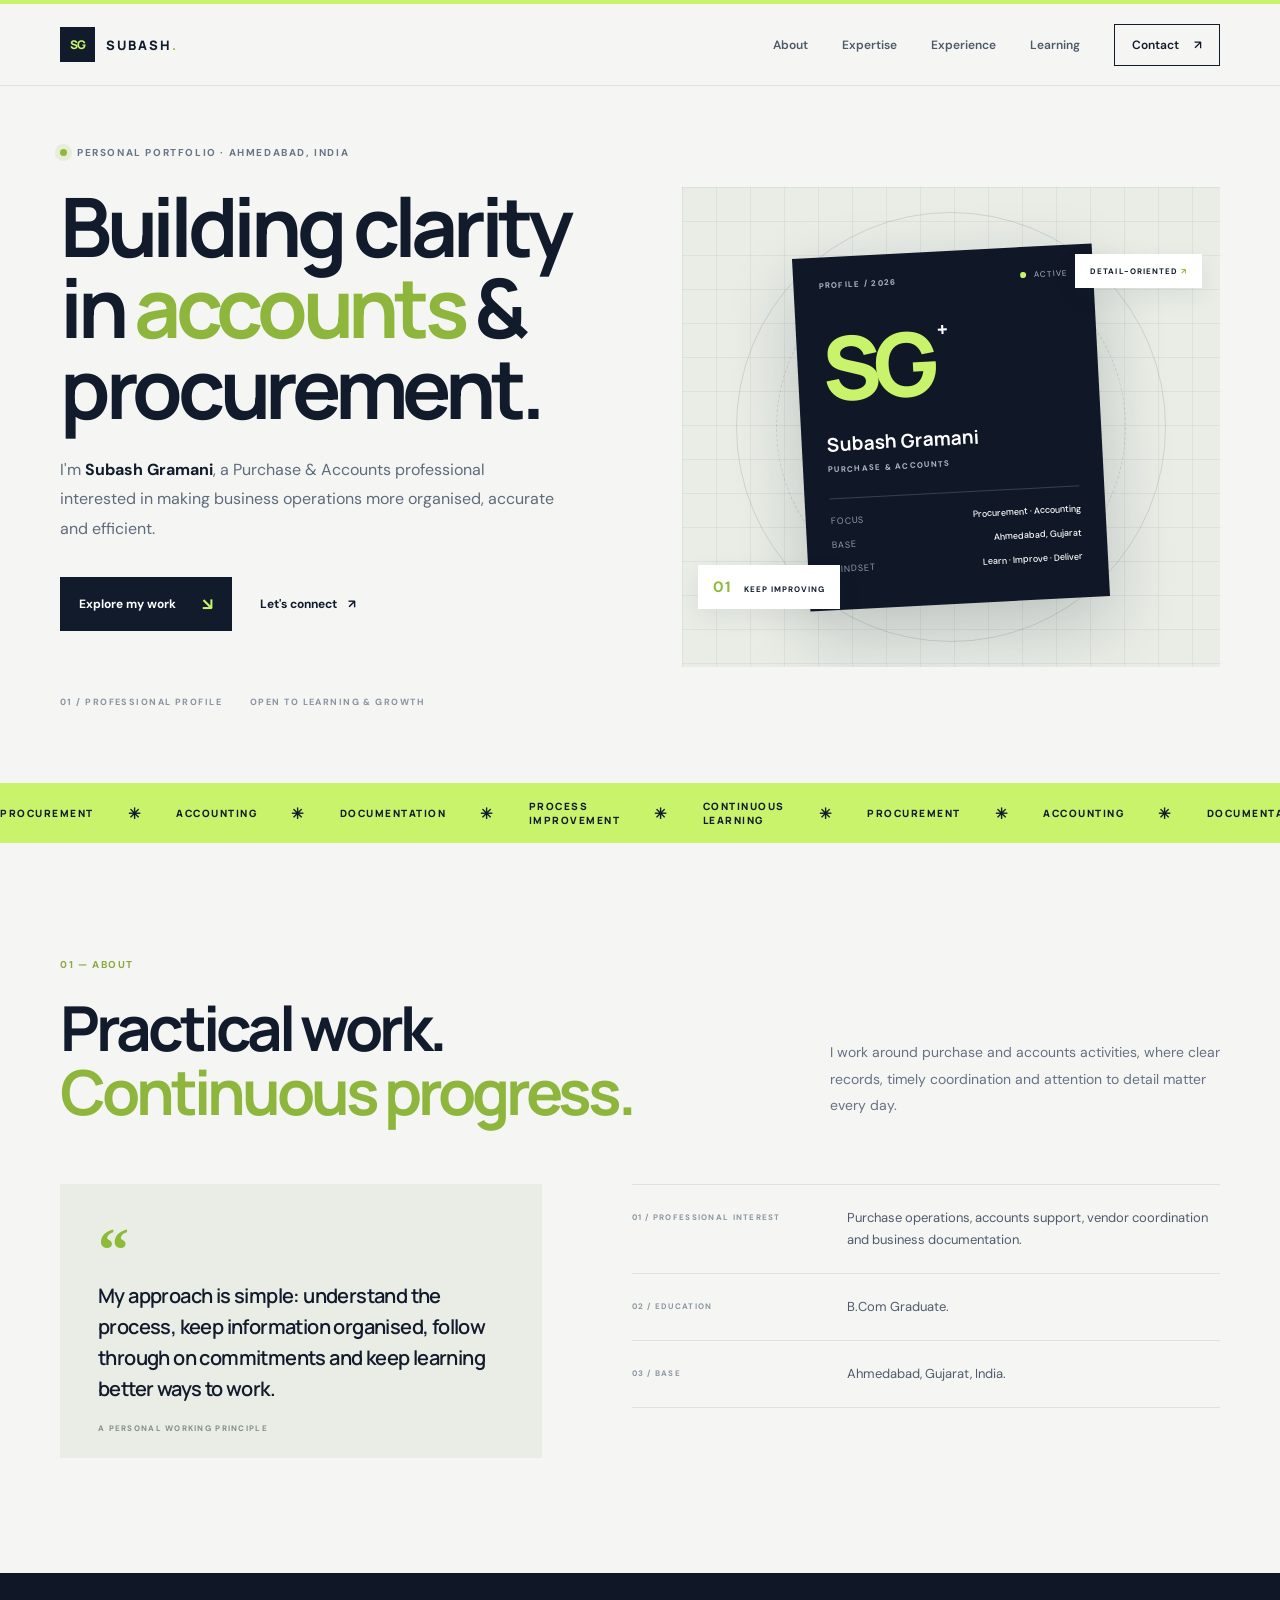
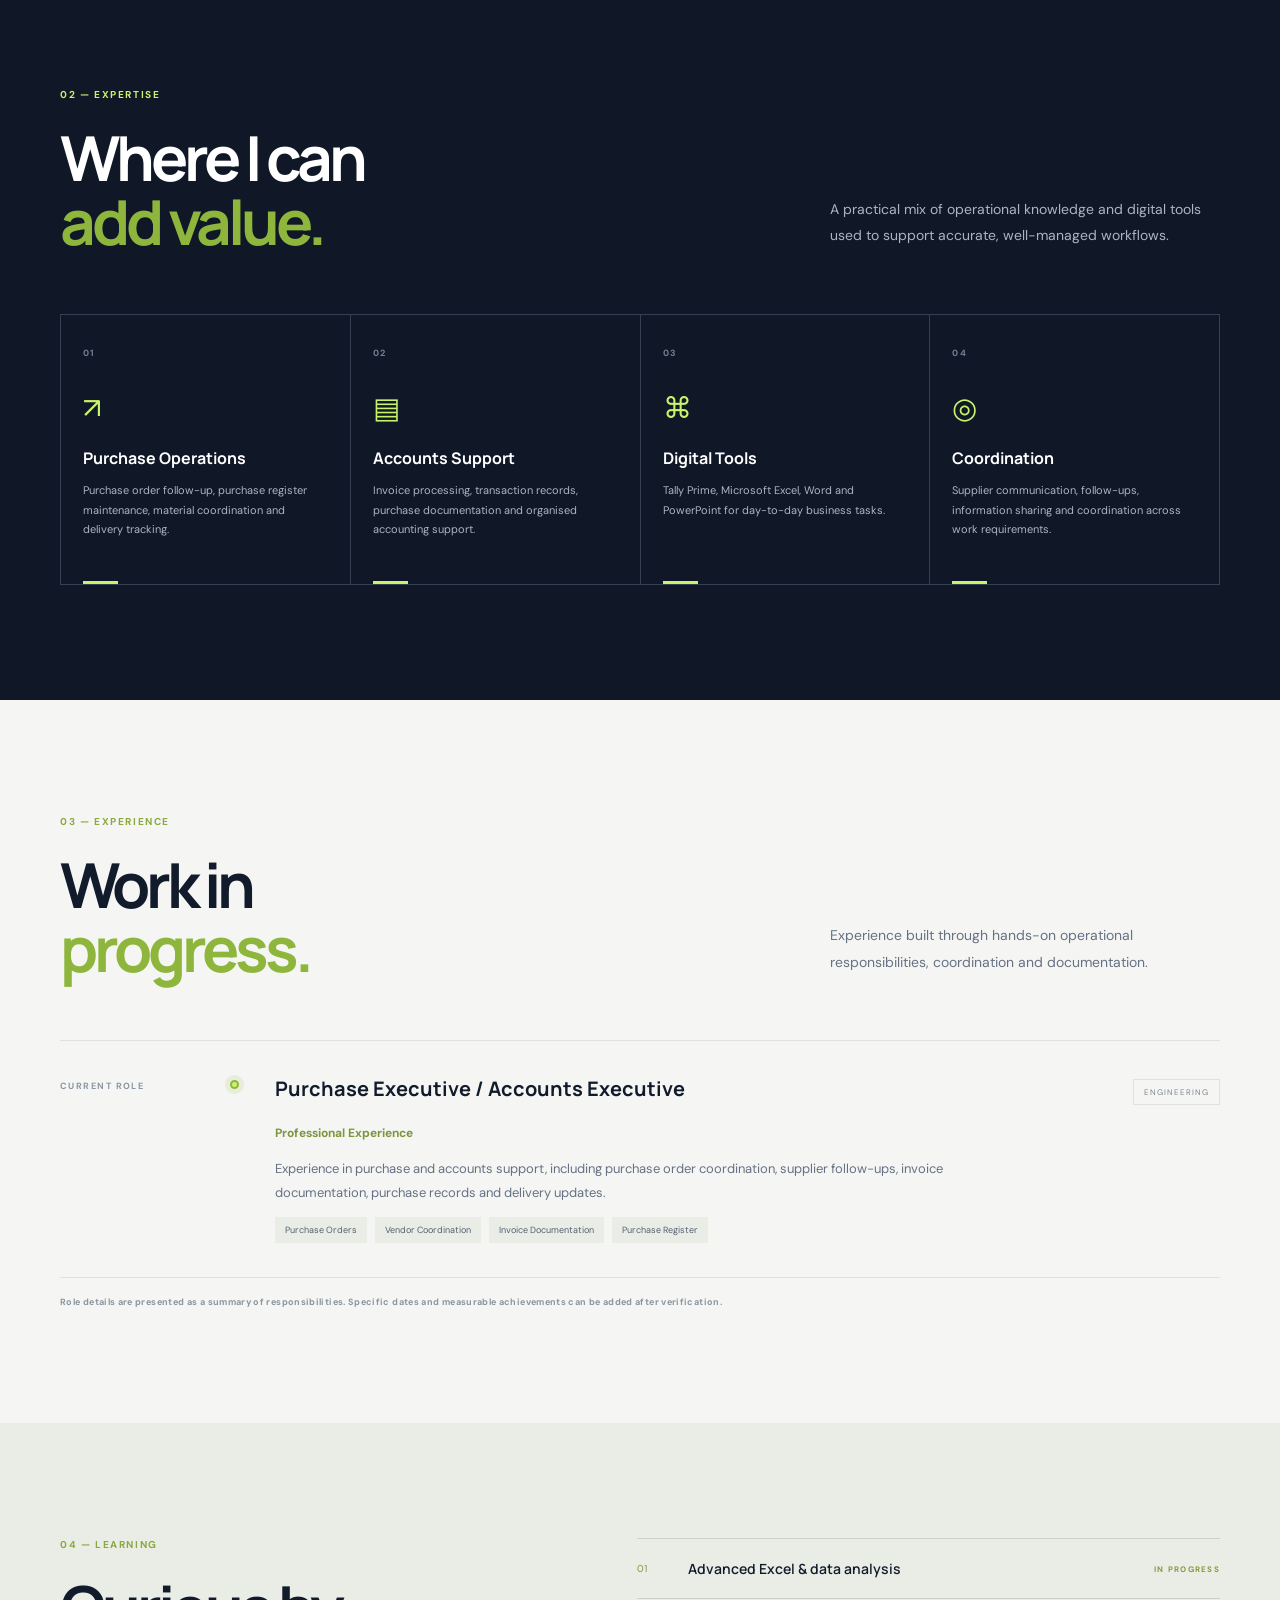
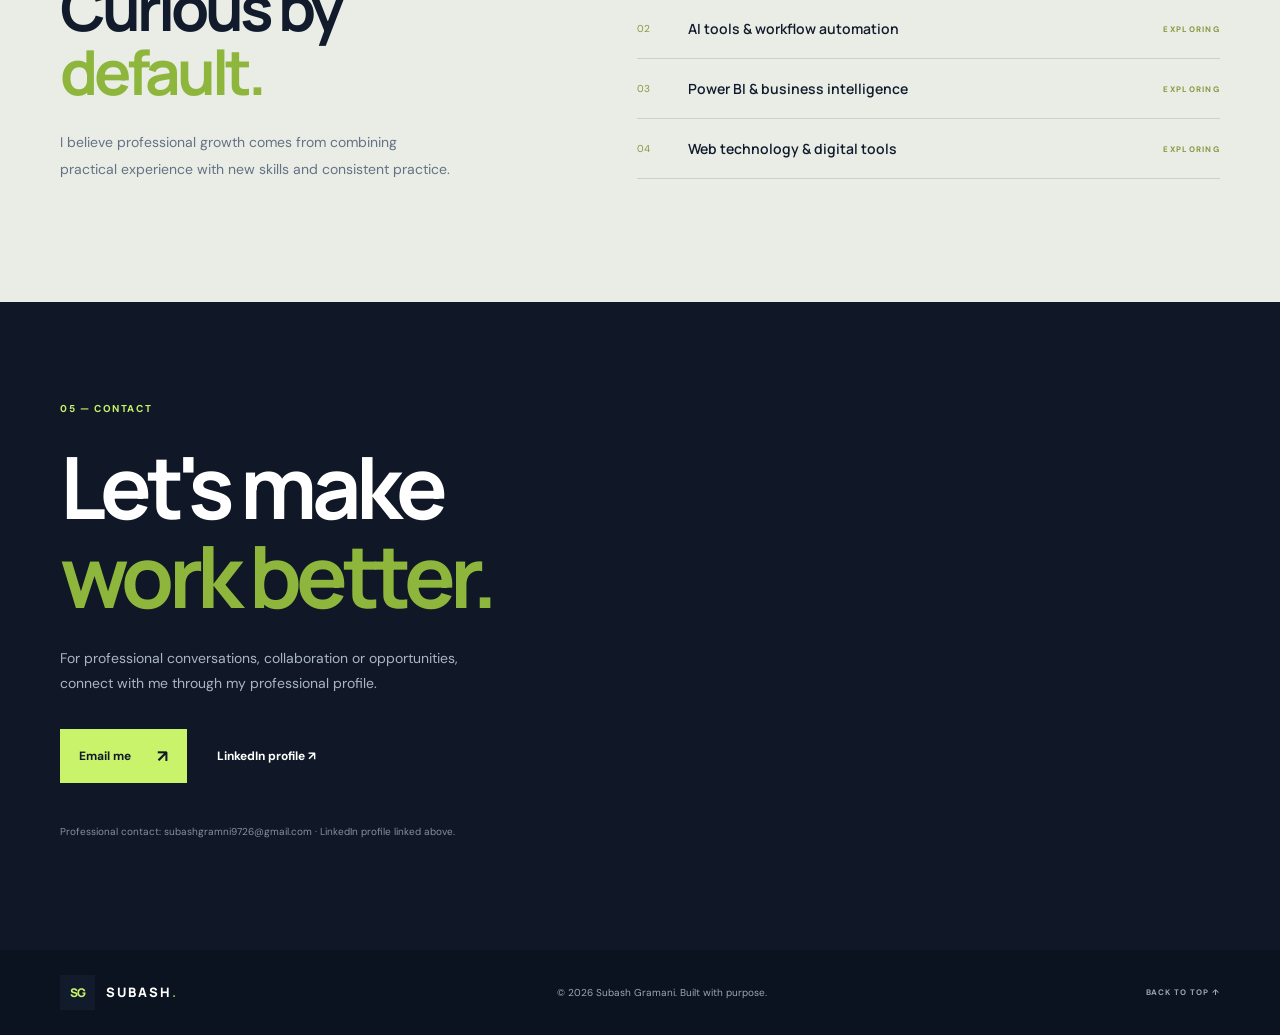
<file: index.html>
<!doctype html>
<html lang="en">
<head>
  <meta charset="utf-8">
  <meta name="viewport" content="width=device-width, initial-scale=1">
  <title>Subash Gramani | Purchase & Accounts Professional</title>
  <meta name="description" content="Official portfolio of Subash Gramani — Purchase & Accounts Executive focused on procurement coordination, purchase documentation, accounting operations and continuous learning.">
  <meta name="author" content="Subash Gramani">
  <meta name="robots" content="index, follow">
  <meta name="theme-color" content="#101827">
  <!-- After publishing, replace the example URL below with your actual GitHub Pages URL. -->
  <link rel="canonical" href="https://subashgramani9726.github.io/">
  <link rel="icon" href="favicon.svg" type="image/svg+xml">
  <link rel="preconnect" href="https://fonts.googleapis.com">
  <link rel="preconnect" href="https://fonts.gstatic.com" crossorigin>
  <link href="https://fonts.googleapis.com/css2?family=DM+Sans:wght@400;500;600;700&family=Manrope:wght@400;500;600;700;800&display=swap" rel="stylesheet">
  <link rel="stylesheet" href="styles.css">
  <meta property="og:type" content="website">
  <meta property="og:title" content="Subash Gramani | Purchase & Accounts Professional">
  <meta property="og:description" content="Professional portfolio covering procurement, purchase accounts, documentation and digital skills.">
  <meta property="og:url" content="https://subashgramani9726.github.io/">
  <meta property="og:image" content="https://subashgramani9726.github.io/og-image.png">
  <script type="application/ld+json">
  {
    "@context": "https://schema.org",
    "@type": "Person",
    "name": "Subash Gramani",
    "url": "https://subashgramani9726.github.io/",
    "jobTitle": "Purchase & Accounts Executive",
    "knowsAbout": [
      "Purchase Order Management",
      "Procurement Coordination",
      "Purchase Documentation",
      "Invoice Processing",
      "Tally Prime",
      "Microsoft Excel",
      "Supplier Coordination"
    ],
    "address": {
      "@type": "PostalAddress",
      "addressLocality": "Ahmedabad",
      "addressRegion": "Gujarat",
      "addressCountry": "IN"
    }
  }
  </script>
</head>
<body>
  <div class="topline"></div>
  <header class="site-header">
    <nav class="nav container" aria-label="Main navigation">
      <a class="brand" href="#home" aria-label="Subash Gramani home"><span class="brand-mark">SG</span><span>SUBASH<span class="brand-dot">.</span></span></a>
      <button class="menu-toggle" aria-label="Open navigation" aria-expanded="false"><span></span><span></span></button>
      <div class="nav-links">
        <a href="#about">About</a><a href="#expertise">Expertise</a><a href="#experience">Experience</a><a href="#learning">Learning</a><a class="nav-cta" href="#contact">Contact <span>↗</span></a>
      </div>
    </nav>
  </header>

  <main>
    <section class="hero container" id="home">
      <div class="hero-copy">
        <div class="eyebrow"><span class="pulse"></span> PERSONAL PORTFOLIO · AHMEDABAD, INDIA</div>
        <h1>Building clarity<br>in <em>accounts</em> &amp;<br>procurement.</h1>
        <p class="hero-lead">I'm <strong>Subash Gramani</strong>, a Purchase &amp; Accounts professional interested in making business operations more organised, accurate and efficient.</p>
        <div class="hero-actions">
          <a class="button button-primary" href="#experience">Explore my work <span>↘</span></a>
          <a class="text-link" href="#contact">Let's connect <span>↗</span></a>
        </div>
        <div class="hero-meta"><span>01 / PROFESSIONAL PROFILE</span><span>OPEN TO LEARNING &amp; GROWTH</span></div>
      </div>
      <div class="hero-visual">
        <div class="visual-grid"></div>
        <div class="orbit orbit-one"></div><div class="orbit orbit-two"></div>
        <div class="profile-card">
          <div class="profile-top"><span class="mini-label">PROFILE / 2026</span><span class="status"><i></i> ACTIVE</span></div>
          <div class="monogram">SG<span>+</span></div>
          <div class="profile-name">Subash Gramani</div>
          <div class="profile-role">PURCHASE &amp; ACCOUNTS</div>
          <div class="profile-divider"></div>
          <div class="profile-data"><span>FOCUS</span><b>Procurement · Accounting</b></div>
          <div class="profile-data"><span>BASE</span><b>Ahmedabad, Gujarat</b></div>
          <div class="profile-data"><span>MINDSET</span><b>Learn · Improve · Deliver</b></div>
        </div>
        <div class="floating-tag tag-top">DETAIL-ORIENTED <b>↗</b></div>
        <div class="floating-tag tag-bottom"><b>01</b> KEEP IMPROVING</div>
      </div>
    </section>

    <section class="ticker" aria-label="Areas of focus"><div class="ticker-track">
      <span>PROCUREMENT</span><b>✳</b><span>ACCOUNTING</span><b>✳</b><span>DOCUMENTATION</span><b>✳</b><span>PROCESS IMPROVEMENT</span><b>✳</b><span>CONTINUOUS LEARNING</span><b>✳</b>
      <span>PROCUREMENT</span><b>✳</b><span>ACCOUNTING</span><b>✳</b><span>DOCUMENTATION</span><b>✳</b><span>PROCESS IMPROVEMENT</span><b>✳</b><span>CONTINUOUS LEARNING</span><b>✳</b>
    </div></section>

    <section class="section container" id="about">
      <div class="section-kicker">01 — ABOUT</div>
      <div class="section-heading-row"><h2>Practical work.<br><em>Continuous progress.</em></h2><p class="section-intro">I work around purchase and accounts activities, where clear records, timely coordination and attention to detail matter every day.</p></div>
      <div class="about-grid">
        <div class="about-note"><span class="quote-mark">“</span><p>My approach is simple: understand the process, keep information organised, follow through on commitments and keep learning better ways to work.</p><span class="note-caption">A PERSONAL WORKING PRINCIPLE</span></div>
        <div class="about-details">
          <div class="detail-row"><span>01 / PROFESSIONAL INTEREST</span><p>Purchase operations, accounts support, vendor coordination and business documentation.</p></div>
          <div class="detail-row"><span>02 / EDUCATION</span><p>B.Com Graduate.</p></div>
          <div class="detail-row"><span>03 / BASE</span><p>Ahmedabad, Gujarat, India.</p></div>
        </div>
      </div>
    </section>

    <section class="section section-dark" id="expertise">
      <div class="container">
        <div class="section-kicker light">02 — EXPERTISE</div>
        <div class="section-heading-row"><h2>Where I can<br><em>add value.</em></h2><p class="section-intro light-text">A practical mix of operational knowledge and digital tools used to support accurate, well-managed workflows.</p></div>
        <div class="skill-grid">
          <article class="skill-card"><span class="skill-no">01</span><div class="skill-icon">↗</div><h3>Purchase Operations</h3><p>Purchase order follow-up, purchase register maintenance, material coordination and delivery tracking.</p><span class="skill-line"></span></article>
          <article class="skill-card"><span class="skill-no">02</span><div class="skill-icon">▤</div><h3>Accounts Support</h3><p>Invoice processing, transaction records, purchase documentation and organised accounting support.</p><span class="skill-line"></span></article>
          <article class="skill-card"><span class="skill-no">03</span><div class="skill-icon">⌘</div><h3>Digital Tools</h3><p>Tally Prime, Microsoft Excel, Word and PowerPoint for day-to-day business tasks.</p><span class="skill-line"></span></article>
          <article class="skill-card"><span class="skill-no">04</span><div class="skill-icon">◎</div><h3>Coordination</h3><p>Supplier communication, follow-ups, information sharing and coordination across work requirements.</p><span class="skill-line"></span></article>
        </div>
      </div>
    </section>

    <section class="section container" id="experience">
      <div class="section-kicker">03 — EXPERIENCE</div>
      <div class="section-heading-row"><h2>Work in<br><em>progress.</em></h2><p class="section-intro">Experience built through hands-on operational responsibilities, coordination and documentation.</p></div>
      <div class="timeline">
        <div class="timeline-item"><div class="timeline-date">CURRENT ROLE</div><div class="timeline-marker"></div><div class="timeline-content"><div class="timeline-top"><h3>Purchase Executive / Accounts Executive</h3><span class="tag">ENGINEERING</span></div><h4>Professional Experience</h4><p>Experience in purchase and accounts support, including purchase order coordination, supplier follow-ups, invoice documentation, purchase records and delivery updates.</p><div class="chips"><span>Purchase Orders</span><span>Vendor Coordination</span><span>Invoice Documentation</span><span>Purchase Register</span></div></div></div>
      </div>
      <p class="small-note">Role details are presented as a summary of responsibilities. Specific dates and measurable achievements can be added after verification.</p>
    </section>

    <section class="section learning-section" id="learning">
      <div class="container learning-layout">
        <div><div class="section-kicker">04 — LEARNING</div><h2>Curious by<br><em>default.</em></h2><p class="section-intro">I believe professional growth comes from combining practical experience with new skills and consistent practice.</p></div>
        <div class="learning-list">
          <div><span>01</span><p>Advanced Excel &amp; data analysis</p><b>IN PROGRESS</b></div>
          <div><span>02</span><p>AI tools &amp; workflow automation</p><b>EXPLORING</b></div>
          <div><span>03</span><p>Power BI &amp; business intelligence</p><b>EXPLORING</b></div>
          <div><span>04</span><p>Web technology &amp; digital tools</p><b>EXPLORING</b></div>
        </div>
      </div>
    </section>

    <section class="contact-section" id="contact">
      <div class="container contact-inner">
        <div class="section-kicker light">05 — CONTACT</div>
        <h2>Let's make<br><em>work better.</em></h2>
        <p class="contact-copy">For professional conversations, collaboration or opportunities, connect with me through my professional profile.</p>
        <div class="contact-actions">
          <a class="button button-light" href="mailto:subashgramni9726@gmail.com">Email me <span>↗</span></a>
          <a class="text-link light-link" href="http://www.linkedin.com/in/gramani-subash-3716a8361" target="_blank" rel="noopener noreferrer">LinkedIn profile ↗</a>
        </div>
        <p class="contact-reminder">Professional contact: subashgramni9726@gmail.com · LinkedIn profile linked above.</p>
      </div>
    </section>
  </main>

  <footer class="footer"><div class="container footer-inner"><a class="brand footer-brand" href="#home"><span class="brand-mark">SG</span><span>SUBASH<span class="brand-dot">.</span></span></a><span>© <span id="year"></span> Subash Gramani. Built with purpose.</span><a href="#home">BACK TO TOP ↑</a></div></footer>
  <script src="script.js"></script>
</body>
</html>
</file>
<file: styles.css>
:root{--ink:#111b2b;--muted:#647084;--paper:#f5f6f4;--white:#fff;--lime:#c9f36b;--line:#dfe3df;--navy:#101827}*{box-sizing:border-box}html{scroll-behavior:smooth;scroll-padding-top:90px}body{margin:0;background:var(--paper);color:var(--ink);font-family:"DM Sans",sans-serif}a{color:inherit;text-decoration:none}.container{width:min(1160px,calc(100% - 48px));margin:auto}.topline{height:4px;background:var(--lime)}.site-header{height:82px;display:flex;align-items:center;border-bottom:1px solid rgba(17,27,43,.08);background:rgba(245,246,244,.92);position:sticky;top:0;z-index:10;backdrop-filter:blur(14px)}.nav{display:flex;align-items:center;justify-content:space-between}.brand{display:flex;align-items:center;gap:11px;font:800 13px Manrope,sans-serif;letter-spacing:.15em}.brand-mark{display:grid;place-items:center;width:35px;height:35px;background:var(--ink);color:var(--lime);font-size:12px;letter-spacing:-.05em}.brand-dot{color:#8dbb37}.nav-links{display:flex;align-items:center;gap:34px;font-size:12px;font-weight:600;color:#4d5969}.nav-links a:hover,.text-link:hover{color:#6f9624}.nav-cta{padding:12px 17px;border:1px solid var(--ink);color:var(--ink)}.nav-cta span{margin-left:12px}.menu-toggle{display:none;background:none;border:0}.hero{min-height:660px;display:grid;grid-template-columns:1.03fr .97fr;align-items:center;gap:50px;padding-top:60px;padding-bottom:75px}.eyebrow,.section-kicker,.mini-label,.profile-role,.hero-meta,.note-caption,.detail-row>span,.skill-no,.timeline-date,.small-note,.learning-list>div>b,.footer-inner>a:last-child{font-size:10px;letter-spacing:.16em;font-weight:700}.eyebrow{display:flex;align-items:center;gap:10px;color:#687486}.pulse{width:7px;height:7px;background:#8dbb37;border-radius:50%;box-shadow:0 0 0 5px rgba(141,187,55,.15)}h1,h2,h3,p{margin-top:0}h1,h2{font-family:Manrope,sans-serif;letter-spacing:-.065em;font-weight:700}h1{font-size:clamp(52px,6.5vw,82px);line-height:.99;margin:27px 0 25px}h1 em,h2 em{font-style:normal;color:#8eb63d}.hero-lead{max-width:500px;color:#5f6b7b;font-size:16px;line-height:1.85}.hero-lead strong{color:var(--ink)}.hero-actions{display:flex;align-items:center;gap:28px;margin-top:34px}.button{display:inline-flex;align-items:center;justify-content:space-between;gap:26px;padding:16px 19px;font-size:12px;font-weight:700;transition:.2s}.button-primary{background:var(--ink);color:white}.button-primary:hover{background:#26364c;transform:translateY(-2px)}.button span{color:var(--lime);font-size:17px}.text-link{font-size:12px;font-weight:700}.text-link span{margin-left:8px}.hero-meta{display:flex;gap:28px;margin-top:65px;color:#8992a0;font-size:9px}.hero-visual{height:480px;position:relative;display:grid;place-items:center;background:#e9ede6;overflow:hidden}.visual-grid{position:absolute;inset:0;background-image:linear-gradient(rgba(17,27,43,.055) 1px,transparent 1px),linear-gradient(90deg,rgba(17,27,43,.055) 1px,transparent 1px);background-size:34px 34px}.orbit{position:absolute;border:1px solid rgba(17,27,43,.12);border-radius:50%;width:430px;height:430px}.orbit-two{width:350px;height:350px;border-style:dashed}.profile-card{z-index:1;width:300px;padding:23px 25px;background:var(--navy);color:#fff;box-shadow:0 25px 70px rgba(16,24,39,.2);transform:rotate(-3deg)}.profile-top{display:flex;justify-content:space-between;align-items:center;color:#aeb8c7}.mini-label{font-size:8px}.status{font-size:8px;letter-spacing:.12em}.status i{display:inline-block;width:6px;height:6px;background:var(--lime);border-radius:50%;margin-right:5px}.monogram{font:800 88px/.95 Manrope,sans-serif;letter-spacing:-.1em;color:var(--lime);margin:35px 0 22px;position:relative}.monogram span{font-size:20px;vertical-align:top;color:#fff;margin-left:9px}.profile-name{font:700 19px Manrope,sans-serif}.profile-role{color:#aeb8c7;margin-top:7px;font-size:8px}.profile-divider{height:1px;background:#354052;margin:24px 0 16px}.profile-data{display:flex;justify-content:space-between;gap:12px;margin:12px 0;font-size:9px}.profile-data span{color:#8e9bad;letter-spacing:.1em}.profile-data b{font-weight:500;text-align:right}.floating-tag{position:absolute;z-index:2;background:#fff;padding:12px 15px;font-size:8px;letter-spacing:.13em;font-weight:700;box-shadow:0 8px 25px #17243b12}.floating-tag b{color:#8dbb37}.tag-top{top:67px;right:18px}.tag-bottom{bottom:58px;left:16px}.tag-bottom b{font-size:15px;margin-right:10px}.ticker{overflow:hidden;background:var(--lime);padding:16px 0}.ticker-track{display:flex;align-items:center;justify-content:space-around;gap:34px;min-width:1100px;font:800 10px Manrope,sans-serif;letter-spacing:.15em}.ticker-track b{font-size:15px}.section{padding-top:115px;padding-bottom:115px}.section-kicker{color:#8aa83e}.section-heading-row{display:flex;align-items:flex-end;justify-content:space-between;gap:50px;margin:25px 0 60px}h2{font-size:clamp(42px,5vw,62px);line-height:1.03;margin:0}.section-intro{max-width:390px;color:#667184;font-size:14px;line-height:1.9;margin:0 0 5px}.about-grid{display:grid;grid-template-columns:.9fr 1.1fr;gap:90px}.about-note{background:#e9ede6;padding:34px 38px;min-height:250px;position:relative}.quote-mark{font:700 62px Georgia;color:#8dbb37;line-height:1}.about-note p{font:600 20px/1.55 Manrope,sans-serif;letter-spacing:-.03em;max-width:390px}.note-caption{position:absolute;bottom:25px;color:#829087;font-size:8px}.about-details{border-top:1px solid var(--line)}.detail-row{padding:22px 0;border-bottom:1px solid var(--line);display:grid;grid-template-columns:190px 1fr;gap:25px}.detail-row>span{color:#8a95a0;font-size:8px;padding-top:5px}.detail-row p{font-size:13px;line-height:1.7;color:#4f5b6b;margin:0}.section-dark{background:var(--navy);color:#fff}.light{color:var(--lime)}.light-text{color:#aab5c4}.skill-grid{display:grid;grid-template-columns:repeat(4,1fr);border-top:1px solid #354052;border-left:1px solid #354052}.skill-card{padding:25px 22px 28px;border-right:1px solid #354052;border-bottom:1px solid #354052;min-height:270px;position:relative}.skill-no{color:#718096;font-size:9px}.skill-icon{font-size:29px;color:var(--lime);margin:28px 0 20px}.skill-card h3{font:700 16px Manrope,sans-serif;margin-bottom:12px}.skill-card p{font-size:11px;line-height:1.8;color:#aab5c4;min-height:60px}.skill-line{position:absolute;bottom:0;left:22px;width:35px;height:3px;background:var(--lime)}.timeline{border-top:1px solid var(--line)}.timeline-item{display:grid;grid-template-columns:150px 25px 1fr;gap:20px;padding:34px 0;border-bottom:1px solid var(--line)}.timeline-date{font-size:9px;color:#8b96a3;padding-top:5px}.timeline-marker{width:9px;height:9px;background:var(--lime);border:2px solid #8eb63d;border-radius:50%;margin-top:5px;box-shadow:0 0 0 5px rgba(141,187,55,.15)}.timeline-top{display:flex;justify-content:space-between;gap:15px;align-items:center}.timeline-content h3{font:700 20px Manrope,sans-serif;margin-bottom:7px}.timeline-content h4{font-size:12px;color:#7d963d;margin-bottom:16px}.timeline-content p{font-size:13px;line-height:1.8;color:#667184;max-width:720px}.tag{font-size:8px;letter-spacing:.13em;padding:7px 10px;border:1px solid var(--line);color:#7c8794}.chips{display:flex;gap:8px;flex-wrap:wrap}.chips span{background:#e9ede6;padding:7px 10px;font-size:9px;color:#536071}.small-note{font-size:9px;letter-spacing:.04em;color:#8a95a0;margin:18px 0 0}.learning-section{background:#e9ede6}.learning-layout{display:grid;grid-template-columns:.9fr 1.1fr;gap:100px}.learning-layout h2{margin:25px 0}.learning-list{border-top:1px solid #cbd3c8}.learning-list>div{display:grid;grid-template-columns:35px 1fr auto;gap:16px;align-items:center;padding:20px 0;border-bottom:1px solid #cbd3c8}.learning-list>div>span{font-size:10px;color:#8a963e}.learning-list p{font:600 14px Manrope,sans-serif;margin:0}.learning-list>div>b{font-size:8px;color:#8b963f}.contact-section{background:var(--navy);color:#fff;padding:100px 0}.contact-inner h2{font-size:clamp(54px,7vw,86px);margin:27px 0}.contact-copy{max-width:430px;color:#aab5c4;font-size:14px;line-height:1.8}.contact-actions{display:flex;align-items:center;gap:30px;margin-top:32px}.button-light{background:var(--lime);color:var(--navy)}.button-light span{color:var(--navy)}.button-light:hover{background:#d9ff8a;transform:translateY(-2px)}.light-link{color:#fff}.contact-reminder{font-size:10px;color:#8390a2;margin-top:40px;max-width:550px;line-height:1.7}.footer{background:#0b1220;color:#9ba6b5;padding:25px 0}.footer-inner{display:flex;align-items:center;justify-content:space-between;gap:20px;font-size:10px}.footer-brand{color:#fff}.footer-inner>a:last-child{font-size:8px;letter-spacing:.12em}
@media(max-width:850px){.hero{grid-template-columns:1fr;gap:30px;padding-top:65px}.hero-visual{max-width:600px;width:100%;margin:auto}.hero-meta{margin-top:42px}.about-grid,.learning-layout{grid-template-columns:1fr;gap:35px}.skill-grid{grid-template-columns:repeat(2,1fr)}.section-heading-row{align-items:flex-start;flex-direction:column;gap:20px}.section-intro{max-width:560px}.learning-layout{gap:20px}}
@media(max-width:600px){.container{width:min(100% - 34px,1160px)}.site-header{height:70px}.menu-toggle{display:flex;flex-direction:column;gap:5px;padding:10px}.menu-toggle span{width:22px;height:2px;background:var(--ink)}.nav-links{display:none;position:absolute;top:69px;left:0;right:0;padding:20px 24px 25px;background:var(--paper);border-bottom:1px solid var(--line);flex-direction:column;align-items:flex-start;gap:20px}.nav-links.open{display:flex}.hero{min-height:0;padding-top:55px;padding-bottom:55px}.eyebrow{font-size:8px}h1{font-size:54px}.hero-lead{font-size:14px}.hero-actions{gap:18px;flex-wrap:wrap}.hero-meta{font-size:7px;gap:12px;flex-wrap:wrap}.hero-visual{height:410px}.profile-card{width:265px;padding:20px}.monogram{font-size:76px}.orbit{width:340px;height:340px}.orbit-two{width:285px;height:285px}.tag-top{right:5px;top:35px}.tag-bottom{left:5px;bottom:30px}.section{padding-top:78px;padding-bottom:78px}.section-heading-row{margin-bottom:38px}h2{font-size:46px}.about-grid{gap:25px}.about-note{padding:28px 25px;min-height:230px}.about-note p{font-size:18px}.detail-row{grid-template-columns:1fr;gap:8px;padding:18px 0}.skill-grid{grid-template-columns:1fr}.skill-card{min-height:220px}.skill-card p{min-height:0}.timeline-item{grid-template-columns:1fr 15px;gap:10px}.timeline-date{grid-column:1/-1}.timeline-marker{grid-column:2;grid-row:2}.timeline-content{grid-column:1;grid-row:2}.timeline-top{align-items:flex-start;flex-direction:column}.timeline-content h3{font-size:17px}.learning-list>div{grid-template-columns:25px 1fr;gap:10px}.learning-list>div>b{grid-column:2}.contact-section{padding:78px 0}.contact-actions{align-items:flex-start;flex-direction:column}.footer-inner{flex-wrap:wrap}.footer-inner>span{order:3;width:100%}}
</file>
